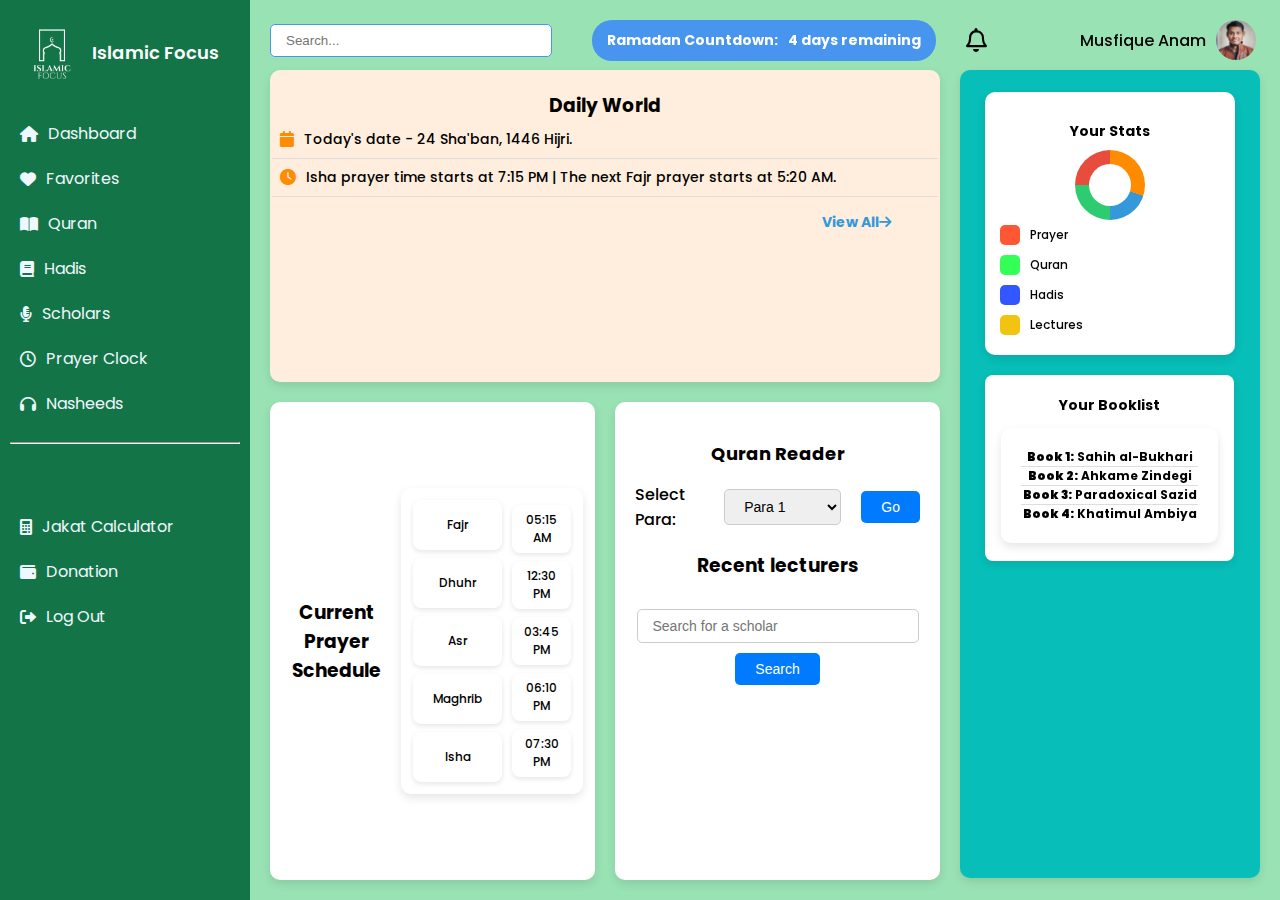
<file: HTML/index.html>
<!DOCTYPE html>
<html lang="en">

<head>
    <meta charset="UTF-8">
    <meta name="viewport" content="width=device-width, initial-scale=1.0">
    <title>Islamic Focus Dashboard</title>
    <link rel="stylesheet" href="/CSS/style.css">
    <link rel="icon" type="image/png" href="/Images/Islamic-Focus_LOGO.png">
    <link href="https://cdnjs.cloudflare.com/ajax/libs/font-awesome/6.0.0-beta3/css/all.min.css" rel="stylesheet">
</head>

<body>
    <!-- Dashboard Container -->
    <div class="Dashboard">

        <!-- Sidebar -->
        <div class="sidebar">
            <!-- Sidebar Top Section -->
            <div class="titles">
                <img src="/Images/logo.png" alt="Logo">
                <h3>Islamic Focus</h3>
            </div>

            <!-- Sidebar Menu -->
            <ul>
                <li><a href="#"><i class="fa-solid fa-house"></i>Dashboard</a></li>
                <li><a href="#"><i class="fas fa-heart"></i>Favorites</a></li>
                <li><a href="#"><i class="fa-solid fa-book-open"></i>Quran</a></li>
                <li><a href="#"><i class="fa-solid fa-book"></i>Hadis</a></li>
                <li><a href="#"><i class="fa-solid fa-microphone-lines"></i>Scholars</a></li>
                <li><a href="#"><i class="fa-regular fa-clock"></i>Prayer Clock</a></li>
                <li><a href="#"><i class="fa-solid fa-headphones"></i>Nasheeds</a></li>
            </ul>

            <hr>

            <!-- Sidebar Bottom Section -->
            <div class="Bottom">
                <ul>
                    <li><a href="#"><i class="fa-solid fa-calculator"></i>Jakat Calculator</a></li>
                    <li><a href="#"><i class="fa-solid fa-wallet"></i>Donation</a></li>
                    <li><a href="#"><i class="fa-solid fa-right-from-bracket"></i>Log Out</a></li>
                </ul>
            </div>
        </div>

        <!-- Main Contents -->
        <div class="right-section">

            <!-- Stats and Info Section -->
            <div class="stats">
                <h3>Your Stats</h3>
                <div class="pie-chart"></div>
                <div class="legend">
                    <div class="legend-item"><span class="color-box" style="background-color: #FF5733;"></span> Prayer</div>
                    <div class="legend-item"><span class="color-box" style="background-color: #33FF57;"></span> Quran</div>
                    <div class="legend-item"><span class="color-box" style="background-color: #3357FF;"></span> Hadis</div>
                    <div class="legend-item"><span class="color-box" style="background-color: #F1C40F;"></span> Lectures</div>
                </div>
            </div>

            <div class="booklist-section">
                <h3>Your Booklist</h3>
                <ul class="booklist">
                    <li><strong>Book 1:</strong> Sahih al-Bukhari</li>
                    <li><strong>Book 2:</strong> Ahkame Zindegi</li>
                    <li><strong>Book 3:</strong> Paradoxical Sazid</li>
                    <li><strong>Book 4:</strong> Khatimul Ambiya</li>
                </ul>
            </div>
            
        </div>

        <!-- Main Content Section -->
        <div class="Main-contents">
            <!-- Top Bar -->
            <div class="top-bar">
                <input type="text" placeholder="Search...">

                <!-- Notification -->
                <div class="notification">
                    <span class="notification-text">Ramadan Countdown: </span>
                    <span class="countdown-days" id="countdownDays"></span>4 days remaining
                </div>
                <a href="#" class="notification-link">
                    <i class="fa-regular fa-bell"></i>
                </a>
                
                <!-- User -->
                <div class="user">
                    <span>Musfique Anam</span>
                    <img src="/Images/profile.jpg" alt="Profile">
                </div>
            </div>

            <!-- Dashboard Sections -->
            <div class="news">
                <h3>Daily World</h3>
                <div class="news-item">
                    <i class="fa-solid fa-calendar"></i> 
                    <span>Today's date - 24 Sha'ban, 1446 Hijri.</span>
                </div>
                <div class="news-item">
                    <i class="fa-solid fa-clock"></i>
                    <span>Isha prayer time starts at 7:15 PM | The next Fajr prayer starts at 5:20 AM.</span>
                </div>
                <div class="view-all">
                    <a href="#">View All <i class="fas fa-arrow-right"></i></a>
                </div>
            </div>
            
            <!-- Prayer Sections -->
            <div class="prayer-time">
                <h3 class="prayer-title">Current Prayer Schedule</h3>
                <div class="prayer-time">
                    <div class="prayer-name-column">
                        <div class="prayer-name">Fajr</div>
                        <div class="prayer-name">Dhuhr</div>
                        <div class="prayer-name">Asr</div>
                        <div class="prayer-name">Maghrib</div>
                        <div class="prayer-name">Isha</div>
                    </div>
                    <div class="prayer-time-column">
                        <div class="prayer-time-text">05:15 AM</div>
                        <div class="prayer-time-text">12:30 PM</div>
                        <div class="prayer-time-text">03:45 PM</div>
                        <div class="prayer-time-text">06:10 PM</div>
                        <div class="prayer-time-text">07:30 PM</div>
                    </div>
                </div>
            </div>

            <!-- Quran & Scholars Section -->

             <!-- Quran -->
            <div class="quran-section">
                <h3 class="quran-title">Quran Reader</h3>
                <div class="quran-selector">
                    <label class="select-label" for="para">Select Para:</label>
                    <select id="para" class="select-option">
                        <option value="1">Para 1</option>
                        <option value="2">Para 2</option>
                        <option value="3">Para 3</option>
                        <!-- Place for Adding more Paras -->
                    </select>
                    <button class="go-button">Go</button>
                </div>

                <!-- Scholars -->
                <div class="scholars">
                    <div class="scholars-section">
                        <div class="search-bar-container">
                            <label for="scholar-search" class="search-label"><h3>Recent lecturers</h3></label>
                            <input type="text" id="scholar-search" class="search-input" placeholder="Search for a scholar">
                            <button class="search-button">Search</button>
                        </div>
                    </div>
                </div>
            </div>
        </div>
    </div>
</body>
</html>
</file>
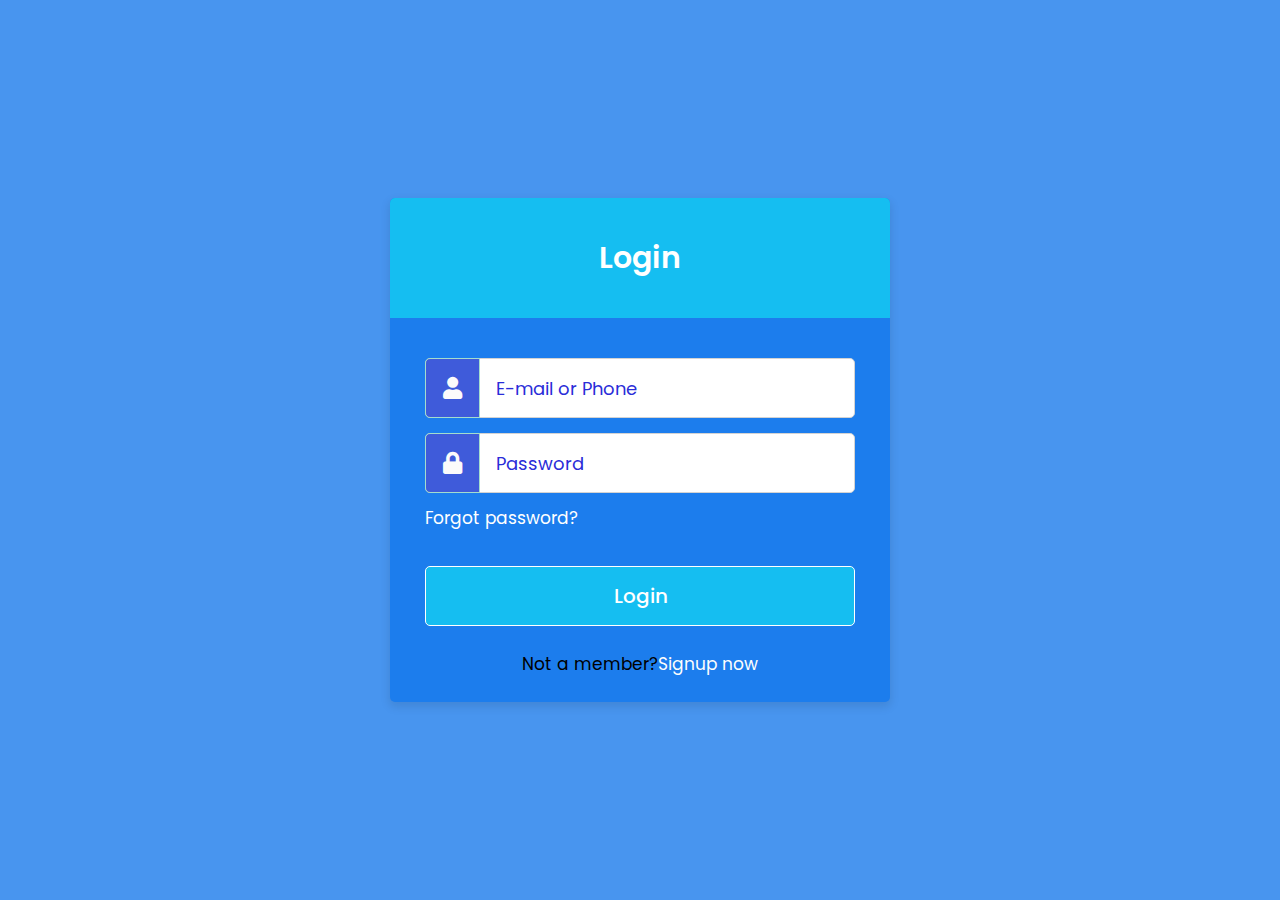
<file: Login Form/index.html>
<!DOCTYPE html>
<html lang="en">
<head>
    <meta charset="UTF-8">
    <meta name="viewport" content="width=device-width, initial-scale=1.0">
    <title>Login Form | MusfiqueIT</title>
    <link rel="stylesheet" href="style.css">
    <link href="https://cdnjs.cloudflare.com/ajax/libs/font-awesome/5.15.4/css/all.min.css" rel="stylesheet">
</head>
<body>
    <div class="wrapper">
        <div class="title"><span>Login</span></div>
        <form action="#">
            <div class="row">
                <i class="fas fa-user"></i>
                <input type="text" placeholder="E-mail or Phone" required>
            </div>
            <div class="row">
                <i class="fas fa-lock"></i>
                <input type="password" placeholder="Password" required>
            </div>
            <div class="pass">
                <a href="#">Forgot password?</a>
            </div>
                <div class="row button">
                    <input type="submit" value="Login"/>
                </div>
                <div class="signup-link">Not a member?<a href="#">Signup now</a></div>
        </form>
    </div>
</body>
</html>
</file>
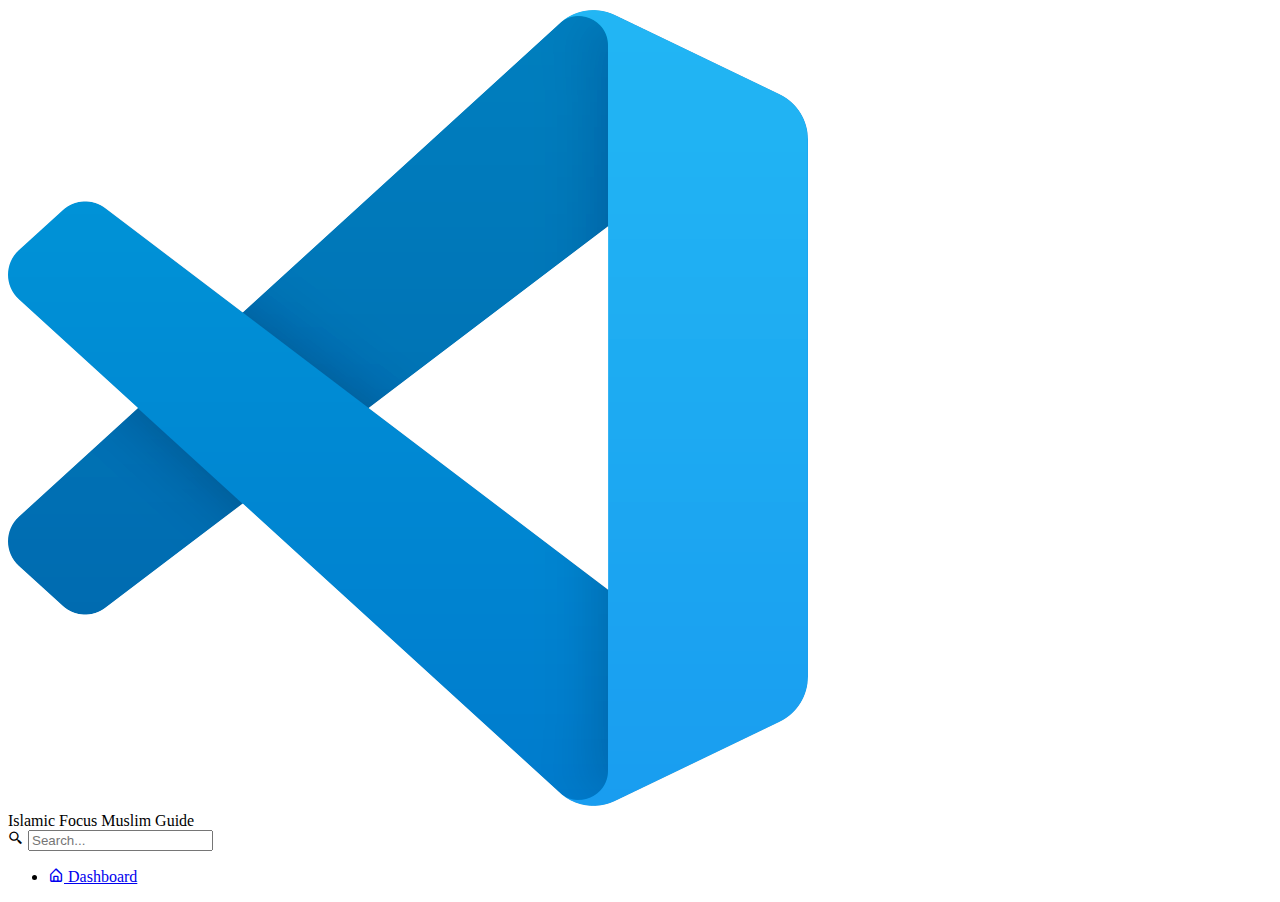
<file: Dashboard/Islamic Focus/index.html>
<!DOCTYPE html>
<html lang="en">
<head>
    <meta charset="UTF-8">
    <meta name="viewport" content="width=device-width, initial-scale=1.0">
    <title>Islamic Focus</title>
    <link rel="stylesheet" href="style.css">
    <link href='https://unpkg.com/boxicons@2.1.4/css/boxicons.min.css' rel='stylesheet'>
</head>
<body>
    <nav class="sidebar">
        <header>
            <div class="image-text">
                <span class="image">
                    <img src="vscode.png" alt="logo">
                </span>

                <div class="text header-text">
                    <span class="name">Islamic Focus</span>
                    <span class="profession">Muslim Guide</span>
                </div>
            </div>

            <!-- <i class='bx bxs-right-arrow toogle'></i> -->
        </header>

        <div class="menu-bar">
            <div class="menu">
                <li class="search-box">
                    <i class='bx bx-search-alt-2'></i>
                    <input type ="search" placeholder="Search...">
                </li>
                <ul class="menu-links">
                    <li class="nav-links">
                        <a href="#">
                            <i class='bx bx-home-alt icon' ></i>
                            <span class="text nav-text">Dashboard</span>
                        </a> 
                    </li>
                </ul>
            </div>
        </div>
    </nav>
</body>
</html>
</file>
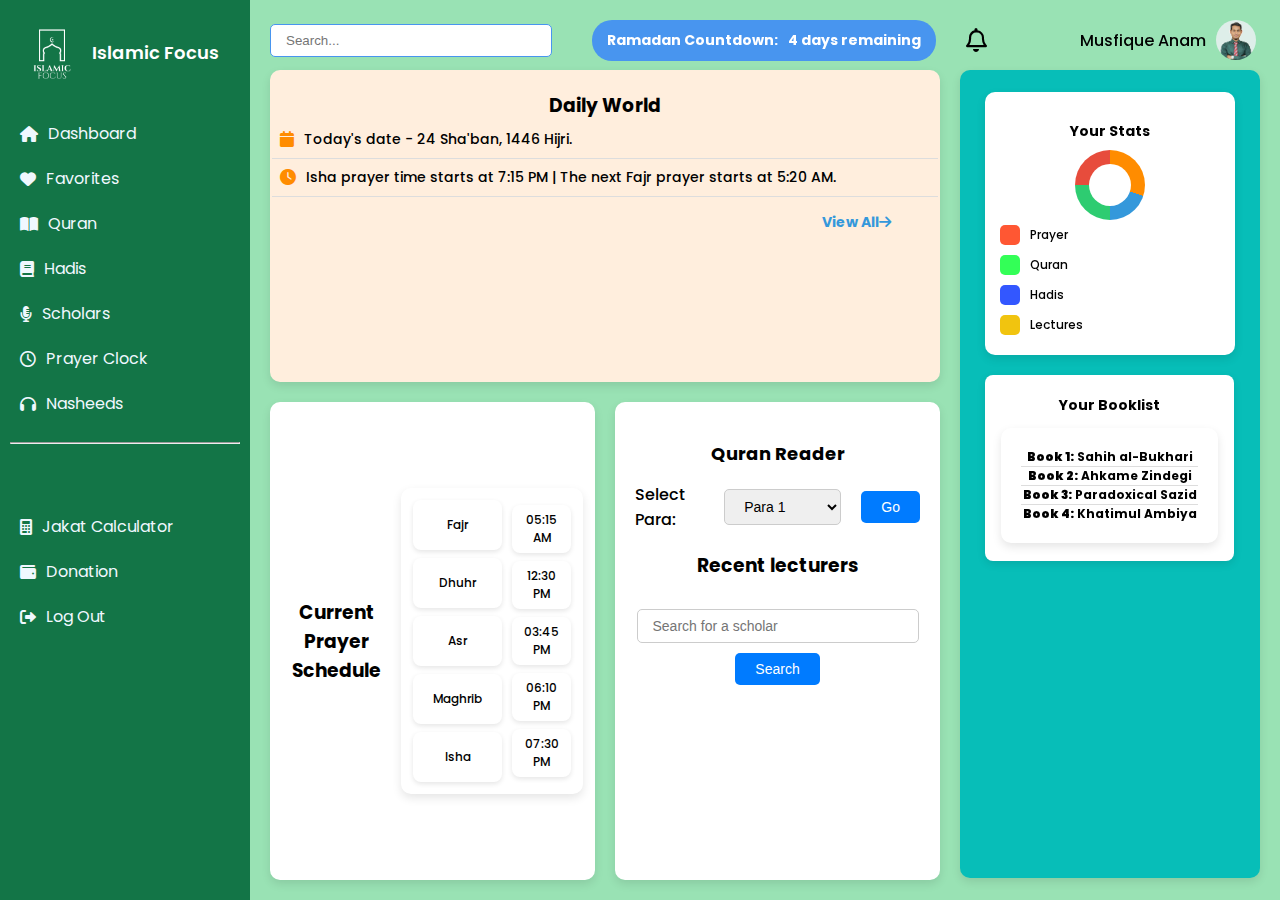
<file: Dashboard/Islamic Focus/HTML/index.html>
<!DOCTYPE html>
<html lang="en">

<head>
    <meta charset="UTF-8">
    <meta name="viewport" content="width=device-width, initial-scale=1.0">
    <title>Islamic Focus Dashboard</title>
    <link rel="stylesheet" href="/CSS/style.css">
    <link rel="icon" type="image/png" href="/Images/Islamic-Focus_LOGO.png">
    <link href="https://cdnjs.cloudflare.com/ajax/libs/font-awesome/6.0.0-beta3/css/all.min.css" rel="stylesheet">
</head>

<body>
    <!-- Dashboard Container -->
    <div class="Dashboard">

        <!-- Sidebar -->
        <div class="sidebar">
            <!-- Sidebar Top Section -->
            <div class="titles">
                <img src="/Images/Islamic-Focus_LOGO.png" alt="Logo">
                <h3>Islamic Focus</h3>
            </div>

            <!-- Sidebar Menu -->
            <ul>
                <li><a href="#"><i class="fa-solid fa-house"></i>Dashboard</a></li>
                <li><a href="#"><i class="fas fa-heart"></i>Favorites</a></li>
                <li><a href="#"><i class="fa-solid fa-book-open"></i>Quran</a></li>
                <li><a href="#"><i class="fa-solid fa-book"></i>Hadis</a></li>
                <li><a href="#"><i class="fa-solid fa-microphone-lines"></i>Scholars</a></li>
                <li><a href="#"><i class="fa-regular fa-clock"></i>Prayer Clock</a></li>
                <li><a href="#"><i class="fa-solid fa-headphones"></i>Nasheeds</a></li>
            </ul>

            <hr>

            <!-- Sidebar Bottom Section -->
            <div class="Bottom">
                <ul>
                    <li><a href="#"><i class="fa-solid fa-calculator"></i>Jakat Calculator</a></li>
                    <li><a href="#"><i class="fa-solid fa-wallet"></i>Donation</a></li>
                    <li><a href="#"><i class="fa-solid fa-right-from-bracket"></i>Log Out</a></li>
                </ul>
            </div>
        </div>

        <!-- Main Contents -->
        <div class="right-section">

            <!-- Stats and Info Section -->
            <div class="stats">
                <h3>Your Stats</h3>
                <div class="pie-chart"></div>
                <div class="legend">
                    <div class="legend-item"><span class="color-box" style="background-color: #FF5733;"></span> Prayer</div>
                    <div class="legend-item"><span class="color-box" style="background-color: #33FF57;"></span> Quran</div>
                    <div class="legend-item"><span class="color-box" style="background-color: #3357FF;"></span> Hadis</div>
                    <div class="legend-item"><span class="color-box" style="background-color: #F1C40F;"></span> Lectures</div>
                </div>
            </div>

            <div class="booklist-section">
                <h3>Your Booklist</h3>
                <ul class="booklist">
                    <li><strong>Book 1:</strong> Sahih al-Bukhari</li>
                    <li><strong>Book 2:</strong> Ahkame Zindegi</li>
                    <li><strong>Book 3:</strong> Paradoxical Sazid</li>
                    <li><strong>Book 4:</strong> Khatimul Ambiya</li>
                </ul>
            </div>
            
        </div>

        <!-- Main Content Section -->
        <div class="Main-contents">
            <!-- Top Bar -->
            <div class="top-bar">
                <input type="text" placeholder="Search...">

                <!-- Notification -->
                <div class="notification">
                    <span class="notification-text">Ramadan Countdown: </span>
                    <span class="countdown-days" id="countdownDays"></span>4 days remaining
                </div>
                <a href="#" class="notification-link">
                    <i class="fa-regular fa-bell"></i>
                </a>
                
                <!-- User -->
                <div class="user">
                    <span>Musfique Anam</span>
                    <img src="/Images/FormalHeadShot.png" alt="Profile">
                </div>
            </div>

            <!-- Dashboard Sections -->
            <div class="news">
                <h3>Daily World</h3>
                <div class="news-item">
                    <i class="fa-solid fa-calendar"></i> 
                    <span>Today's date - 24 Sha'ban, 1446 Hijri.</span>
                </div>
                <div class="news-item">
                    <i class="fa-solid fa-clock"></i>
                    <span>Isha prayer time starts at 7:15 PM | The next Fajr prayer starts at 5:20 AM.</span>
                </div>
                <div class="view-all">
                    <a href="#">View All <i class="fas fa-arrow-right"></i></a>
                </div>
            </div>
            
            <!-- Prayer Sections -->
            <div class="prayer-time">
                <h3 class="prayer-title">Current Prayer Schedule</h3>
                <div class="prayer-time">
                    <div class="prayer-name-column">
                        <div class="prayer-name">Fajr</div>
                        <div class="prayer-name">Dhuhr</div>
                        <div class="prayer-name">Asr</div>
                        <div class="prayer-name">Maghrib</div>
                        <div class="prayer-name">Isha</div>
                    </div>
                    <div class="prayer-time-column">
                        <div class="prayer-time-text">05:15 AM</div>
                        <div class="prayer-time-text">12:30 PM</div>
                        <div class="prayer-time-text">03:45 PM</div>
                        <div class="prayer-time-text">06:10 PM</div>
                        <div class="prayer-time-text">07:30 PM</div>
                    </div>
                </div>
            </div>

            <!-- Quran & Scholars Section -->

             <!-- Quran -->
            <div class="quran-section">
                <h3 class="quran-title">Quran Reader</h3>
                <div class="quran-selector">
                    <label class="select-label" for="para">Select Para:</label>
                    <select id="para" class="select-option">
                        <option value="1">Para 1</option>
                        <option value="2">Para 2</option>
                        <option value="3">Para 3</option>
                        <!-- Place for Adding more Paras -->
                    </select>
                    <button class="go-button">Go</button>
                </div>

                <!-- Scholars -->
                <div class="scholars">
                    <div class="scholars-section">
                        <div class="search-bar-container">
                            <label for="scholar-search" class="search-label"><h3>Recent lecturers</h3></label>
                            <input type="text" id="scholar-search" class="search-input" placeholder="Search for a scholar">
                            <button class="search-button">Search</button>
                        </div>
                    </div>
                </div>
            </div>
        </div>
    </div>
</body>
</html>
</file>
<file: CSS/style.css>
/* Importing Google Fonts */
@import url('https://fonts.googleapis.com/css2?family=Poppins:wght@300;400;500;600;700&display=swap');

/* Body Styles */
body {
    font-family: "Poppins", sans-serif;
    margin: 0;
    padding: 0;
    background-color: #99e2b4;
    display: flex;
}

/* Dashboard */
.Dashboard {
    display: flex;
    width: 100%;
    height: 100vh;
}

/* Sidebar Section */
.sidebar {
    width: 230px;
    background-color:#137547;
    color: white;
    padding: 10px;
    height: 100vh;
    position: fixed;
    left: 0;
    top: 0;
    bottom: 0;
    transition: all 0.3s ease-in-out;
}

.sidebar .titles {
    display: flex;
    align-items: center;
    justify-content: center;
    margin-bottom: 5px;
    margin-left: -25px;
}

.sidebar .titles img {
    height: 80px;
    width: 80px;
    margin-top: 5px;
    margin-left: 5px;
}

.sidebar h3 {
    font-size: 18px;
    font-weight: 600;
}

.sidebar ul {
    list-style: none;
    padding: 0;
}

.sidebar ul li {
    padding: 10px;
    transition: background 0.3s;
}

.sidebar ul li:hover {
    background: rgba(255, 255, 255, 0.2);
}

.sidebar ul li a {
    color: aliceblue;
    text-decoration: none;
    display: flex;
    align-items: center;
    font-size: 16px;
}

.sidebar ul li i {
    margin-right: 10px;
}

.Bottom {
    margin-top: 60px;
}

/* Right-Bar Section */
.right-section {
    width: 260px;
    background-color: #07beb8;
    padding: 20px;
    border-radius: 10px;
    box-shadow: 0px 4px 10px rgba(0, 0, 0, 0.1);
    position: fixed;
    top: 70px;
    right: 20px;
    bottom: 22px;
    overflow-y: hidden;
}

.right-section .stats-info,
.right-section .stats {
    margin-bottom: 20px;
    background: #ffffff;
    padding: 15px;
    border-radius: 10px;
    box-shadow: 0px 4px 10px rgba(0, 0, 0, 0.1);
}

.right-section h3 {
    margin-bottom: 10px;
}

/* Stats Part */
.stats {
    background: #ffffff;
    padding: 10px; 
    border-radius: 8px; 
    box-shadow: 0px 3px 8px rgba(0, 0, 0, 0.1);
    margin-top: 2px; 
    margin-left: 5px;
    text-align: center;
    width: 220px; 
    font-size: 12px; 
}

.stats h3 {
    margin-bottom: 8px; 
    font-size: 14px; 
}

.pie-chart {
    width: 70px;
    height: 70px;
    border-radius: 50%;
    background: conic-gradient(
        #ff8c00 0% 30%,   
        #3498db 30% 50%,  
        #2ecc71 50% 75%,  
        #e74c3c 75% 100% 
    );
    margin: 0 auto;
    position: relative;
}

.pie-chart::before {
    content: '';
    position: absolute;
    top: 50%;
    left: 50%;
    width: 60%;
    height: 60%;
    border-radius: 50%;
    background-color: white;
    transform: translate(-50%, -50%);
}

.legend {
    display: flex;
    flex-direction: column;
}

.legend-item {
    display: flex;
    align-items: center;
    margin: 5px 0;
}

.color-box {
    width: 20px;
    height: 20px;
    margin-right: 10px;
    border-radius: 5px;
}

/* Booklist Part */
.booklist-section {
    background: #ffffff;
    padding: 6px; 
    border-radius: 8px; 
    box-shadow: 0px 3px 8px rgba(0, 0, 0, 0.1);
    margin-top: 15px; 
    margin-left: 5px;
    text-align: center;
    width: 237px; 
    font-size: 12px; 
}

.booklist-section h3 {
    margin-bottom: 8px; 
    font-size: 14px; 
}

.booklist {
    margin-right: 10px;
    margin-left: 10px;
    list-style: none;
    padding: 0;
}

.booklist li {
    padding: -1px 0;
    font-size: 12px; 
    font-weight: bold;
    border-bottom: 1px solid #ddd;
}

.booklist li:last-child {
    border-bottom: none;
}

/* Main Contents */
.Main-contents {
    margin-left: 250px;
    flex: 1;
    padding: 20px;
    padding-top: 70px;
    display: grid;
    grid-template-columns: repeat(auto-fit, minmax(250px, 1fr));
    gap: 20px;
    margin-top: 0;
    margin-right: 320px;
    padding-right: 20px;
}

/* Top Bar */
.top-bar {
    display: flex;
    align-items: center;
    background: transparent;
    padding: 10px 20px;
    margin-bottom: 20px;
    width: 77%;
    position: fixed;
    left: 250px;
    top: 0;
    height: 60px;
    z-index: 10;
}

.top-bar input {
    padding: 8px 15px;
    width: 250px;
    border: 1px solid#4895ef;
    border-radius: 5px;
    margin-right: 20px;
}

.user {
    display: flex;
    align-items: center;
    margin-left: auto;
}

.user span {
    margin-right: 10px;
    font-weight: 500;
}

.user img {
    width: 40px;
    height: 40px;
    border-radius: 50%;
}

/* Top Bar Notification */
.notification {
    background-color: #4895ef; 
    color: white;
    font-weight: bold;
    padding: 10px 15px;
    border-radius: 20px;
    margin-left: 20px;
    display: flex;
    align-items: center;
    justify-content: center;
    font-size: 14px;
    transition: background-color 0.3s ease;
}

.notification:hover {
    background-color: #072ac8;
}

.notification-text {
    margin-right: 10px;
}

.countdown-days {
    font-size: 16px;
    font-weight: 600;
}

.notification-link {
    font-size: 24px;
    margin-right: 10px; 
    margin-left: 30px;
    text-decoration: none; 
    color: black; 

}

.notification-link:hover {
    color: #007bff; 
}


/* Section Styling */
.news, .stats, .prayer-time, .quran-reader, .booklist, .countdown {
    background: white;
    padding: 20px;
    border-radius: 10px;
    text-align: center;
    font-weight: 500;
    box-shadow: 0px 4px 10px rgba(0, 0, 0, 0.1);
    transition: transform 0.3s ease-in-out;
}

/* Section Hover Effects */
.stats:hover, .booklist:hover, .countdown:hover {
    transform: scale(1.05);
}

/* News Section */
.news {
    grid-column: span 2;
    background: #ffeedd;
    padding: 2px;
    border-radius: 10px;
    text-align: left;
    font-weight: 500;
    box-shadow: 0px 4px 10px rgba(0, 0, 0, 0.1);
}

.news h3 {
    text-align: center;
    margin-bottom: 1px;
}

.news-item {
    display: flex;
    align-items: center;
    gap: 10px;
    padding: 8px;
    border-bottom: 1px solid #ddd;
    font-size: 14px;
}

.news-item:last-child {
    border-bottom: none; 
}

.news-item i {
    color: #ff8c00; 
    font-size: 16px;
}

.view-all {
    margin-top: 15px;
    margin-left: 550px;
    text-align: right; 
}

.view-all a {
    text-decoration: none;
    color: #3498db;
    font-weight: bold;
    font-size: 14px;
    display: flex;
    align-items: center;
}

/* Prayer Section */
.prayer-time {
    display: grid;
    grid-template-columns: 1fr 1fr;
    gap: 10px;
    align-items: center;
    justify-content: center;
    text-align: center;
    padding: 12px;
}

.prayer-name-column {
    display: flex;
    flex-direction: column;
    gap: 8px;
    justify-content: center;
}

.prayer-name {
    background: #ffffff;
    padding: 16px 20px;
    border-radius: 8px;
    box-shadow: 0px 2px 5px rgba(0, 0, 0, 0.1);
    font-weight: 500;
    font-size: 12px; 
    text-align: center;
}

.prayer-time-column {
    display: flex;
    flex-direction: column;
    gap: 8px;
    justify-content: center;
}

.prayer-time-text {
    background: #ffffff;
    padding: 6px 12px;
    border-radius: 8px;
    box-shadow: 0px 2px 5px rgba(0, 0, 0, 0.1);
    font-weight: 500;
    font-size: 12px; 
    text-align: center;
}

.prayer-time i {
    font-size: 16px;
}

/* Quran & Lecture Section */
.quran-section {
    background-color: white;
    padding: 20px;
    border-radius: 10px;
    box-shadow: 0px 4px 10px rgba(0, 0, 0, 0.1);
    transition: transform 0.3s ease-in-out;
}

.quran-title {
    text-align: center;
    font-size: 18px;
    font-weight: bold;
    margin-bottom: 15px;
}

.quran-selector {
    display: flex;
    justify-content: space-between;
    align-items: center;
    gap: 20px;
}

.select-label {
    font-weight: 500;
    font-size: 16px;
}

.select-option {
    padding: 8px 15px;
    font-size: 14px;
    border-radius: 5px;
    border: 1px solid #ccc;
    width: 150px;
}

.go-button {
    padding: 8px 20px;
    background-color: #007bff;
    color: white;
    border: none;
    border-radius: 5px;
    cursor: pointer;
    font-size: 14px;
}

.go-button:hover {
    background-color: #0056b3;
}

.scholar-title {
    text-align: center;
    font-size: 18px;
    font-weight: bold;
    margin-bottom: 15px;
}

.search-bar-container {
    display: flex;
    flex-direction: column;
    align-items: center;
    gap: 10px;
    margin-bottom: 20px;
}

.search-label {
    font-weight: 500;
    font-size: 16px;
}

.search-input {
    width: 250px;
    padding: 8px 15px;
    font-size: 14px;
    border-radius: 5px;
    border: 1px solid #ccc;
}

.search-button {
    padding: 8px 20px;
    background-color: #007bff;
    color: white;
    border: none;
    border-radius: 5px;
    cursor: pointer;
    font-size: 14px;
}

.search-button:hover {
    background-color: #0056b3;
}

.lecture-list {
    display: flex;
    flex-direction: column;
    align-items: center;
    gap: 10px;
}

.lecture-item {
    padding: 8px 15px;
    background-color: #f8f9fa;
    border-radius: 5px;
    width: 80%;
    text-align: center;
    box-shadow: 0px 2px 5px rgba(0, 0, 0, 0.1);
    font-weight: 500;
}

.lecture-item:hover {
    background-color: #e2e6ea;
    cursor: pointer;
}

/* For Responsive Design */
@media (max-width: 1024px) {
    .sidebar {
        width: 180px;
    }

    .Main-contents {
        margin-left: 200px;
    }

    .top-bar {
        width: calc(100% - 200px);
        left: 200px;
    }
}

@media (max-width: 768px) {
    .sidebar {
        position: absolute;
        left: -250px;
        width: 230px;
    }

    .Main-contents {
        margin-left: 0;
    }

    .top-bar {
        width: 100%;
        left: 0;
    }
}
</file>
<file: Login Form/style.css>
/* Importing Google Fonts - Poppins */
@import url("https://fonts.googleapis.com/css2?family=Poppins:wght@400;500;600;700&display=swap");
* {
    margin: 0;
    padding: 0;
    box-sizing: border-box;
    font-family: "Poppins",sans-serif;
}

body{
    display:flex;
    align-items: center;
    justify-content: center;
    height: 100vh;
    padding:15px;
    background: #4895ef;
    overflow:hidden;
}

.wrapper{
    max-width:500px;
    width:100%;
    background:#1c7ded;
    border-radius:5px;
    box-shadow: 0px 4px 10px 1px rgba(0,0,0,0.1);
}

.wrapper .title{
    height: 120px;
    background: #15bef1;
    border-radius: 5px 5px 0 0;
    color: #fff;
    font-size: 30px;
    font-weight: 600;
    display: flex;
    align-items:center;
    justify-content: center;
}

.wrapper form{
    padding : 25px 35px;
}

 .wrapper form .row{
    height:60px;
    margin-top:15px;
    position: relative;
 }

 .wrapper form .row input{
    height: 100%;
    width:100%;
    outline: none;
    padding-left:70px;
    border-radius: 5px;
    border:1px solid lightgrey;
    font-size:18px;
    transition: all 0.3s ease;
 }

form .row input:focus {
    border-color:#3d1ee9;
}

form .row input::placeholder {
    color:#2a2dd8;
}

.wrapper form .row i{
    position: absolute;
    width: 55px;;
    height:100%;
    color:#fbfbfb;
    font-size: 22px;
    background:#3f5bda;
    border:1px solid #a4ddcd;
    border-radius:5px 0 0 5px ;
    display:flex;
    align-items: center;
    justify-content: center;

}

.wrapper form .pass{
    margin-top:12px;
}

.wrapper form .pass a{
    color :#ffffff;
    font-size: 17px;
    text-decoration: none;
}

.wrapper form .pass a:hover{
    text-decoration: underline;
}

.wrapper form .button input{
    margin-top: 20px;
    color:#fff;
    font-size: 20px;
    font-weight: 500;
    padding-left: 0px;
    background: #15bef1;
    border:1px solid #fff;
    cursor:pointer;
}

form .button input:hover{
    background: #09e223;
}

.wrapper form .signup-link{
    text-align:center;
    margin-top:45px;
    font-size: 17px;
}

.wrapper form .signup-link a{
    color:rgb(253, 253, 253);
    text-decoration: none;
}

form .signup-link a:hover{
    text-decoration:underline;
}
</file>
<file: Dashboard/Islamic Focus/style.css>
@import url("https://fonts.googleapis.com/css2?family=Poppins:wght@400;500;600;700&display=swap");
</file>
